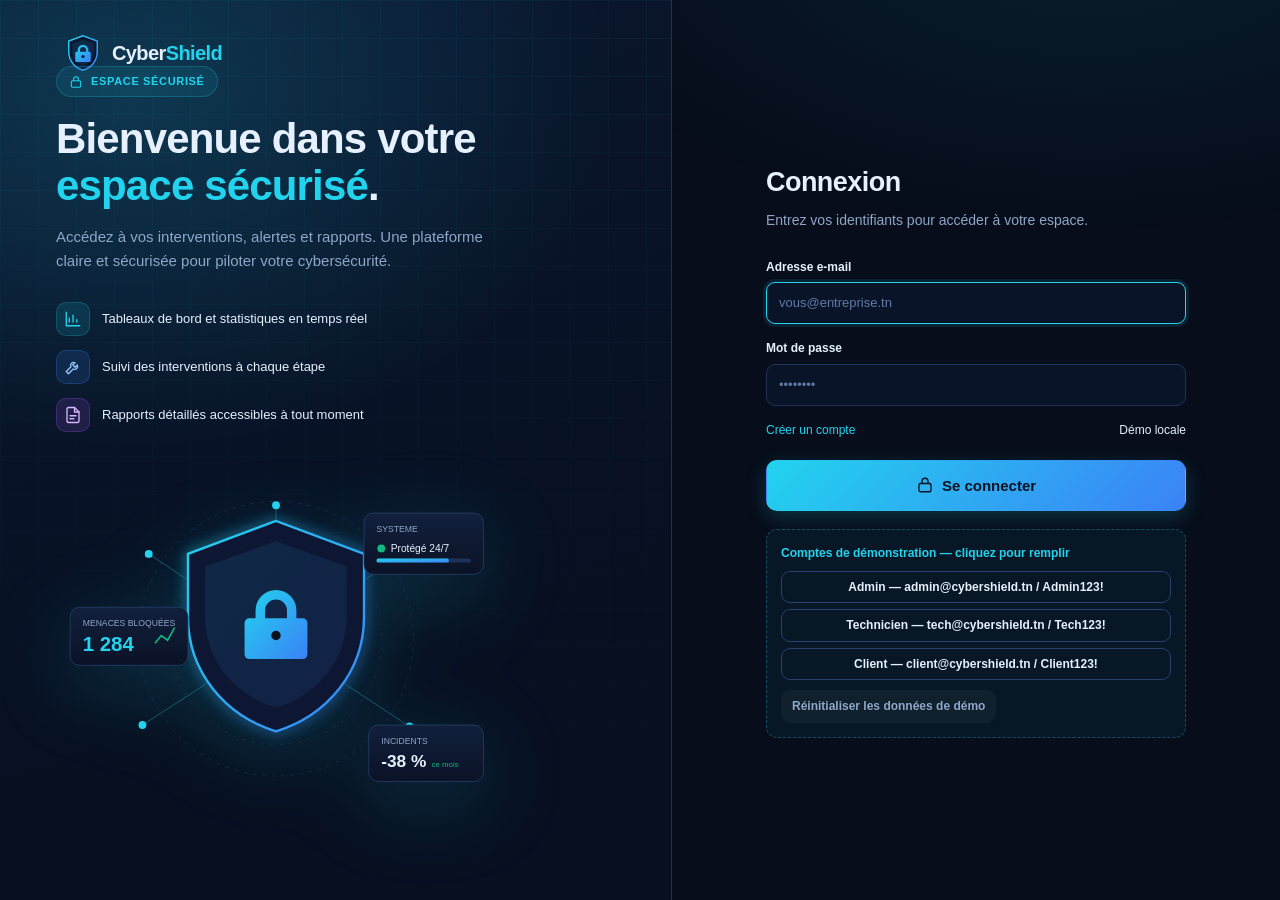
<file: revoke/demo/index.html>
<!doctype html>
<html lang="fr">
<head>
    <meta charset="utf-8">
    <meta name="viewport" content="width=device-width, initial-scale=1">
    <title>CyberShield — Démo interactive</title>
    <link rel="icon" type="image/svg+xml" href="logo-mark.svg">
    <link rel="stylesheet" href="css/style.css">
</head>
<body>
    <div id="app"></div>
    <script src="js/app.js"></script>
</body>
</html>
</file>
<file: revoke/demo/css/style.css>
/* ============================================================
   CyberShield — Thème Modern Dark (navy / bleu foncé / cyan)
   ============================================================ */
:root {
    --bg: #070d1a;
    --bg-deep: #050912;
    --navy: #0a1226;
    --card: #0f1b33;
    --card-2: #12203c;
    --card-hover: #16264a;
    --border: #1e3257;
    --border-light: #27406d;
    --text: #e6f0ff;
    --muted: #8fa6c8;
    --muted-2: #5f7aa6;
    --cyan: #22d3ee;
    --cyan-dark: #0891b2;
    --blue: #3b82f6;
    --purple: #a855f7;
    --success: #10b981;
    --warning: #f59e0b;
    --danger: #ef4444;
    --radius: 14px;
    --radius-sm: 9px;
    --shadow: 0 10px 30px rgba(0, 0, 0, .28);
    --sidebar-w: 258px;
}

* { box-sizing: border-box; }
html { scroll-behavior: smooth; }
body {
    margin: 0;
    background: var(--bg);
    color: var(--text);
    font-family: Inter, -apple-system, BlinkMacSystemFont, "Segoe UI", Roboto, Arial, sans-serif;
    font-size: 14px;
    line-height: 1.55;
    -webkit-font-smoothing: antialiased;
}
body::before {
    content: "";
    position: fixed;
    inset: 0;
    pointer-events: none;
    z-index: 0;
    background:
        radial-gradient(900px 500px at 85% -10%, rgba(34, 211, 238, .09), transparent 65%),
        radial-gradient(700px 500px at -10% 100%, rgba(59, 130, 246, .08), transparent 60%);
}
a { color: var(--cyan); text-decoration: none; }
a:hover { color: #67e8f9; }
h1, h2, h3, h4 { margin: 0; font-weight: 700; letter-spacing: -.02em; }
h1 { font-size: 26px; }
h2 { font-size: 19px; }
h3 { font-size: 16px; }
p { margin: 0 0 12px; }
small { font-size: 12px; }
.icon { flex: none; vertical-align: middle; }
.muted { color: var(--muted); }
.text-cyan { color: var(--cyan); }
.center { text-align: center; }
.right { text-align: right; }
.nowrap { white-space: nowrap; }

/* ---------- Buttons ---------- */
.btn {
    display: inline-flex; align-items: center; justify-content: center; gap: 8px;
    padding: 10px 16px; border-radius: var(--radius-sm); border: 1px solid transparent;
    font: inherit; font-size: 13px; font-weight: 650; cursor: pointer;
    transition: .18s ease; white-space: nowrap;
}
.btn:hover { transform: translateY(-1px); }
.btn-primary { background: linear-gradient(135deg, var(--cyan), var(--blue)); color: #06121f; box-shadow: 0 6px 20px rgba(34, 211, 238, .2); }
.btn-primary:hover { filter: brightness(1.1); color: #06121f; }
.btn-outline { background: transparent; border-color: var(--border-light); color: var(--text); }
.btn-outline:hover { border-color: var(--cyan); color: var(--cyan); background: rgba(34, 211, 238, .06); }
.btn-ghost { background: rgba(255, 255, 255, .04); color: var(--muted); }
.btn-ghost:hover { color: var(--text); background: rgba(255, 255, 255, .08); }
.btn-danger { background: rgba(239, 68, 68, .12); color: #fca5a5; border-color: rgba(239, 68, 68, .28); }
.btn-danger:hover { background: rgba(239, 68, 68, .22); color: #fecaca; }
.btn-sm { padding: 6px 10px; font-size: 12px; }
.btn-lg { padding: 13px 24px; font-size: 15px; border-radius: 11px; }
.btn-block { width: 100%; }
.btn-icon { padding: 7px; border-radius: 8px; background: transparent; border: 1px solid var(--border); color: var(--muted); cursor: pointer; display: inline-flex; }
.btn-icon:hover { color: var(--cyan); border-color: var(--cyan); }
.btn-icon.danger:hover { color: #fca5a5; border-color: var(--danger); }

/* ---------- Layout applicatif ---------- */
.app { display: flex; min-height: 100vh; position: relative; z-index: 1; }
.sidebar {
    width: var(--sidebar-w); flex: none; position: fixed; inset: 0 auto 0 0;
    background: linear-gradient(180deg, #091326, #070d1a);
    border-right: 1px solid var(--border);
    display: flex; flex-direction: column; padding: 22px 14px; z-index: 50;
    overflow-y: auto;
}
.brand { display: flex; align-items: center; gap: 10px; padding: 2px 8px 24px; color: var(--text); font-size: 20px; font-weight: 800; letter-spacing: -.03em; }
.brand:hover { color: var(--text); }
.brand span span { color: var(--cyan); }
.sidebar-label { color: var(--muted-2); font-size: 10px; font-weight: 700; letter-spacing: .12em; padding: 14px 12px 8px; }
.side-nav { display: flex; flex-direction: column; gap: 3px; }
.side-nav a {
    display: flex; align-items: center; gap: 12px; padding: 10px 12px;
    color: var(--muted); border-radius: 9px; font-weight: 550; font-size: 13px;
    border: 1px solid transparent; transition: .15s;
}
.side-nav a:hover { color: var(--text); background: rgba(255, 255, 255, .04); }
.side-nav a.active {
    color: var(--cyan); background: linear-gradient(90deg, rgba(34, 211, 238, .14), rgba(34, 211, 238, .02));
    border-color: rgba(34, 211, 238, .18);
}
.sidebar-user {
    margin-top: auto; display: flex; align-items: center; gap: 10px;
    padding: 12px; border-radius: 11px; background: var(--card); border: 1px solid var(--border);
}
.sidebar-user strong { display: block; font-size: 12px; }
.sidebar-user small { color: var(--muted); }
.avatar {
    width: 38px; height: 38px; flex: none; border-radius: 10px; display: grid; place-items: center;
    background: linear-gradient(135deg, rgba(34, 211, 238, .22), rgba(59, 130, 246, .25));
    color: var(--cyan); font-weight: 800; font-size: 13px; border: 1px solid rgba(34, 211, 238, .25);
}
.avatar-sm { width: 32px; height: 32px; font-size: 11px; border-radius: 8px; }

.main { flex: 1; margin-left: var(--sidebar-w); min-width: 0; }
.topbar {
    height: 76px; position: sticky; top: 0; z-index: 30;
    display: flex; align-items: center; gap: 18px; padding: 0 32px;
    background: rgba(7, 13, 26, .86); backdrop-filter: blur(14px);
    border-bottom: 1px solid var(--border);
}
.topbar-title h1 { font-size: 20px; }
.topbar-title p { margin: 0; font-size: 12px; color: var(--muted); }
.topbar-right { margin-left: auto; display: flex; align-items: center; gap: 14px; }
.icon-btn { position: relative; color: var(--muted); padding: 8px; border-radius: 9px; display: inline-flex; border: 1px solid var(--border); }
.icon-btn:hover { color: var(--cyan); border-color: var(--cyan); }
.dot { position: absolute; top: -6px; right: -6px; min-width: 17px; height: 17px; padding: 0 4px; border-radius: 9px; background: var(--danger); color: #fff; font-size: 10px; font-weight: 700; display: grid; place-items: center; }
.user-chip { display: flex; align-items: center; gap: 9px; padding-left: 14px; border-left: 1px solid var(--border); }
.user-chip-text strong { display: block; font-size: 12px; line-height: 1.2; }
.user-chip-text small { color: var(--cyan); }
.menu-toggle { display: none; background: transparent; border: 0; color: var(--text); cursor: pointer; }
.content { padding: 28px 32px 48px; }

/* ---------- Cartes & panneaux ---------- */
.panel {
    background: linear-gradient(160deg, var(--card), #0c172d);
    border: 1px solid var(--border); border-radius: var(--radius);
    box-shadow: var(--shadow); margin-bottom: 22px; overflow: hidden;
}
.panel-head {
    display: flex; align-items: center; justify-content: space-between; gap: 14px;
    padding: 17px 20px; border-bottom: 1px solid var(--border);
}
.panel-head h2 { font-size: 15px; display: flex; align-items: center; gap: 9px; }
.panel-head h2 .icon { color: var(--cyan); }
.panel-body { padding: 20px; }
.panel-foot { padding: 12px 20px; border-top: 1px solid var(--border); color: var(--muted); font-size: 12px; }

.grid { display: grid; gap: 18px; }
.grid-2 { grid-template-columns: repeat(2, minmax(0, 1fr)); }
.grid-3 { grid-template-columns: repeat(3, minmax(0, 1fr)); }
.grid-4 { grid-template-columns: repeat(4, minmax(0, 1fr)); }

.stat-card {
    position: relative; background: linear-gradient(160deg, var(--card), #0b162c);
    border: 1px solid var(--border); border-radius: var(--radius); padding: 18px 20px;
    overflow: hidden; box-shadow: var(--shadow);
}
.stat-card::after { content: ""; position: absolute; right: -20px; top: -20px; width: 110px; height: 110px; border-radius: 50%; background: radial-gradient(circle, rgba(34,211,238,.12), transparent 70%); }
.stat-card .stat-top { display: flex; justify-content: space-between; align-items: flex-start; }
.stat-card .stat-label { color: var(--muted); font-size: 12px; font-weight: 600; }
.stat-card .stat-value { font-size: 30px; font-weight: 800; letter-spacing: -.03em; margin: 8px 0 2px; }
.stat-card .stat-foot { font-size: 11px; color: var(--muted-2); }
.stat-icon { width: 38px; height: 38px; border-radius: 10px; display: grid; place-items: center; background: rgba(34, 211, 238, .12); color: var(--cyan); border: 1px solid rgba(34, 211, 238, .2); }
.stat-icon.blue { background: rgba(59, 130, 246, .14); color: #93c5fd; border-color: rgba(59,130,246,.25); }
.stat-icon.warn { background: rgba(245, 158, 11, .14); color: #fcd34d; border-color: rgba(245,158,11,.25); }
.stat-icon.red { background: rgba(239, 68, 68, .14); color: #fca5a5; border-color: rgba(239,68,68,.25); }
.stat-icon.purple { background: rgba(168, 85, 247, .14); color: #d8b4fe; border-color: rgba(168,85,247,.25); }

.page-head { display: flex; align-items: center; justify-content: space-between; gap: 16px; margin-bottom: 22px; flex-wrap: wrap; }
.page-head h2 { font-size: 19px; }
.page-head p { margin: 2px 0 0; color: var(--muted); font-size: 12px; }
.page-actions { display: flex; gap: 8px; align-items: center; flex-wrap: wrap; }

/* ---------- Tableaux ---------- */
.table-wrap { width: 100%; overflow-x: auto; }
.table { width: 100%; border-collapse: collapse; font-size: 13px; }
.table th {
    text-align: left; padding: 11px 16px; color: var(--muted); font-size: 11px;
    text-transform: uppercase; letter-spacing: .06em; font-weight: 700;
    background: rgba(255, 255, 255, .02); border-bottom: 1px solid var(--border); white-space: nowrap;
}
.table td { padding: 12px 16px; border-bottom: 1px solid rgba(30, 50, 87, .6); vertical-align: middle; }
.table tbody tr:hover { background: rgba(34, 211, 238, .035); }
.table tbody tr:last-child td { border-bottom: 0; }
.table .cell-main { font-weight: 600; color: var(--text); }
.table .cell-sub { color: var(--muted); font-size: 11px; }
.table .actions { display: flex; gap: 6px; }
.empty { text-align: center; padding: 42px 20px; color: var(--muted); }
.empty .icon { color: var(--muted-2); margin-bottom: 8px; }

/* ---------- Badges ---------- */
.badge { display: inline-flex; align-items: center; gap: 5px; padding: 3px 9px; border-radius: 20px; font-size: 11px; font-weight: 650; white-space: nowrap; }
.badge::before { content: ""; width: 6px; height: 6px; border-radius: 50%; background: currentColor; }
.badge-success { color: #34d399; background: rgba(16, 185, 129, .12); }
.badge-info { color: #7dd3fc; background: rgba(59, 130, 246, .14); }
.badge-warning { color: #fbbf24; background: rgba(245, 158, 11, .13); }
.badge-danger { color: #f87171; background: rgba(239, 68, 68, .13); }
.badge-purple { color: #c084fc; background: rgba(168, 85, 247, .13); }
.badge-muted { color: #94a3b8; background: rgba(148, 163, 184, .12); }

/* ---------- Formulaires ---------- */
.field { margin-bottom: 15px; }
.field label { display: block; margin-bottom: 6px; color: var(--muted); font-size: 12px; font-weight: 650; }
.field label .req { color: var(--danger); }
.input, .select, textarea.input {
    width: 100%; padding: 10px 12px; border-radius: var(--radius-sm);
    background: #0a1428; border: 1px solid var(--border); color: var(--text);
    font: inherit; font-size: 13px; outline: none; transition: .15s;
}
.input:focus, .select:focus, textarea.input:focus { border-color: var(--cyan); box-shadow: 0 0 0 3px rgba(34, 211, 238, .1); }
.input::placeholder { color: var(--muted-2); }
textarea.input { min-height: 92px; resize: vertical; }
.select { appearance: none; background-image: url("data:image/svg+xml,%3Csvg xmlns='http://www.w3.org/2000/svg' width='16' height='16' viewBox='0 0 24 24' fill='none' stroke='%238fa6c8' stroke-width='2'%3E%3Cpath d='m6 9 6 6 6-6'/%3E%3C/svg%3E"); background-repeat: no-repeat; background-position: right 10px center; padding-right: 32px; }
.form-grid { display: grid; grid-template-columns: repeat(2, minmax(0, 1fr)); gap: 0 16px; }
.form-grid .full { grid-column: 1 / -1; }
.form-actions { display: flex; gap: 8px; justify-content: flex-end; margin-top: 8px; padding-top: 16px; border-top: 1px solid var(--border); }
.hint { color: var(--muted-2); font-size: 11px; margin-top: 5px; }

.search-box { position: relative; display: flex; align-items: center; }
.search-box .icon { position: absolute; left: 11px; color: var(--muted); pointer-events: none; }
.search-box .input { padding-left: 36px; width: 240px; }

/* ---------- Flash ---------- */
.flash {
    display: flex; align-items: center; gap: 10px; padding: 12px 16px; margin-bottom: 18px;
    border-radius: 10px; font-size: 13px; border: 1px solid;
}
.flash-success { background: rgba(16, 185, 129, .1); border-color: rgba(16, 185, 129, .3); color: #6ee7b7; }
.flash-danger { background: rgba(239, 68, 68, .1); border-color: rgba(239, 68, 68, .3); color: #fca5a5; }
.flash button { margin-left: auto; background: none; border: 0; color: inherit; font-size: 18px; cursor: pointer; line-height: 1; }

/* ---------- Graphiques ---------- */
.chart { width: 100%; height: auto; max-height: 230px; }
.donut-wrap { display: flex; align-items: center; gap: 20px; flex-wrap: wrap; }
.donut { width: 170px; height: 170px; flex: none; }
.legend { list-style: none; margin: 0; padding: 0; display: flex; flex-direction: column; gap: 8px; font-size: 12px; color: var(--muted); min-width: 140px; }
.legend li { display: flex; align-items: center; gap: 8px; }
.legend li span { width: 9px; height: 9px; border-radius: 3px; flex: none; }
.legend li b { margin-left: auto; color: var(--text); }

/* ---------- Login / Register ---------- */
.auth-shell { min-height: 100vh; display: grid; grid-template-columns: 1.05fr .95fr; position: relative; z-index: 1; }
.auth-visual {
    position: relative; overflow: hidden; padding: 46px 56px;
    background: radial-gradient(800px 600px at 20% 10%, rgba(34, 211, 238, .18), transparent 60%), linear-gradient(160deg, #0a1730, #071021 70%);
    border-right: 1px solid var(--border); display: flex; flex-direction: column; justify-content: center;
}
.auth-visual::after { content: ""; position: absolute; inset: 0; background-image: linear-gradient(rgba(34,211,238,.045) 1px, transparent 1px), linear-gradient(90deg, rgba(34,211,238,.045) 1px, transparent 1px); background-size: 38px 38px; mask-image: linear-gradient(to bottom, #000, transparent); }
.auth-visual .brand { position: absolute; top: 32px; left: 56px; z-index: 2; }
.auth-visual-content { position: relative; z-index: 2; max-width: 520px; }
.auth-visual h1 { font-size: 42px; line-height: 1.12; margin: 18px 0 16px; }
.auth-visual h1 em { color: var(--cyan); font-style: normal; }
.auth-visual p { color: var(--muted); font-size: 15px; max-width: 440px; }
.auth-features { margin-top: 30px; display: grid; gap: 14px; }
.auth-feature { display: flex; align-items: center; gap: 12px; color: var(--text); font-size: 13px; }
.auth-feature .stat-icon { width: 34px; height: 34px; }
.auth-hero-img { width: 100%; max-width: 440px; margin-top: 34px; filter: drop-shadow(0 20px 40px rgba(34,211,238,.18)); }
.auth-form-side { display: flex; align-items: center; justify-content: center; padding: 40px 28px; }
.auth-card { width: 100%; max-width: 420px; }
.auth-card h2 { font-size: 27px; margin-bottom: 6px; }
.auth-card .sub { color: var(--muted); margin-bottom: 26px; }
.auth-card .field label { color: var(--text); }
.auth-links { display: flex; justify-content: space-between; margin: 6px 0 20px; font-size: 12px; }
.role-pick { display: grid; grid-template-columns: repeat(3, 1fr); gap: 8px; margin-bottom: 18px; }
.role-opt { cursor: pointer; }
.role-opt input { position: absolute; opacity: 0; }
.role-opt div { padding: 12px 6px; text-align: center; border: 1px solid var(--border); border-radius: 10px; color: var(--muted); font-size: 12px; transition: .15s; }
.role-opt input:checked + div { border-color: var(--cyan); color: var(--cyan); background: rgba(34, 211, 238, .09); }
.demo-box { margin-top: 18px; padding: 14px; border-radius: 11px; background: rgba(34, 211, 238, .05); border: 1px dashed rgba(34, 211, 238, .3); font-size: 12px; color: var(--muted); }
.demo-box strong { color: var(--cyan); display: block; margin-bottom: 7px; }
.demo-box code { color: var(--text); background: rgba(255,255,255,.05); padding: 1px 5px; border-radius: 4px; }

/* ---------- Landing page ---------- */
.public-nav { display: flex; align-items: center; gap: 28px; max-width: 1200px; margin: 0 auto; padding: 22px 28px; position: relative; z-index: 5; }
.public-nav .brand { padding: 0; font-size: 21px; }
.public-nav .links { display: flex; gap: 26px; margin-left: auto; }
.public-nav .links a { color: var(--muted); font-size: 13px; font-weight: 600; }
.public-nav .links a:hover { color: var(--cyan); }
.public-nav .nav-actions { display: flex; gap: 8px; }
.hero { max-width: 1200px; margin: 0 auto; padding: 70px 28px 90px; display: grid; grid-template-columns: 1.1fr .9fr; gap: 50px; align-items: center; position: relative; z-index: 1; }
.hero-tag { display: inline-flex; align-items: center; gap: 8px; padding: 6px 12px; border-radius: 20px; background: rgba(34, 211, 238, .09); border: 1px solid rgba(34, 211, 238, .22); color: var(--cyan); font-size: 11px; font-weight: 700; letter-spacing: .06em; }
.hero h1 { font-size: 54px; line-height: 1.08; margin: 20px 0 18px; }
.hero h1 em { color: var(--cyan); font-style: normal; }
.hero p.lead { color: var(--muted); font-size: 16px; max-width: 540px; }
.hero-cta { display: flex; gap: 12px; margin-top: 28px; flex-wrap: wrap; }
.hero-art { position: relative; }
.hero-art img { width: 100%; filter: drop-shadow(0 30px 60px rgba(0, 0, 0, .5)); }
.hero-art::before { content: ""; position: absolute; inset: 10% 5%; background: radial-gradient(circle, rgba(34,211,238,.16), transparent 65%); filter: blur(30px); }
.section { max-width: 1200px; margin: 0 auto; padding: 60px 28px; position: relative; z-index: 1; }
.section-head { text-align: center; max-width: 620px; margin: 0 auto 38px; }
.section-head .eyebrow { color: var(--cyan); font-size: 11px; font-weight: 800; letter-spacing: .16em; text-transform: uppercase; }
.section-head h2 { font-size: 32px; margin: 10px 0; }
.section-head p { color: var(--muted); }
.service-card { background: linear-gradient(160deg, var(--card), #0b162b); border: 1px solid var(--border); border-radius: var(--radius); padding: 24px; transition: .2s; }
.service-card:hover { transform: translateY(-4px); border-color: rgba(34, 211, 238, .4); box-shadow: 0 16px 40px rgba(0, 0, 0, .35); }
.service-card .stat-icon { width: 46px; height: 46px; margin-bottom: 16px; }
.service-card h3 { margin-bottom: 8px; }
.service-card p { color: var(--muted); font-size: 13px; margin-bottom: 12px; }
.service-card .price { color: var(--cyan); font-weight: 700; font-size: 13px; }
.cta-band { margin: 40px auto 80px; max-width: 1144px; border-radius: 18px; padding: 44px; text-align: center; background: linear-gradient(120deg, rgba(34,211,238,.14), rgba(59,130,246,.12)), var(--card); border: 1px solid rgba(34,211,238,.25); }
.cta-band h2 { font-size: 28px; margin-bottom: 10px; }
.footer { border-top: 1px solid var(--border); padding: 30px 28px; text-align: center; color: var(--muted-2); font-size: 12px; position: relative; z-index: 1; }

/* ---------- Détail / notes ---------- */
.kv { display: grid; grid-template-columns: repeat(2, minmax(0, 1fr)); gap: 14px 26px; }
.kv-item { padding: 12px 0; border-bottom: 1px solid rgba(30, 50, 87, .6); }
.kv-item small { display: block; color: var(--muted); margin-bottom: 3px; }
.kv-item strong { font-size: 14px; }
.timeline { list-style: none; padding: 0; margin: 0; }
.timeline li { position: relative; padding: 0 0 22px 28px; border-left: 2px solid var(--border); }
.timeline li::before { content: ""; position: absolute; left: -7px; top: 2px; width: 12px; height: 12px; border-radius: 50%; background: var(--cyan); box-shadow: 0 0 0 4px rgba(34,211,238,.12); }
.timeline li:last-child { border-color: transparent; }
.timeline strong { display: block; font-size: 13px; }
.timeline small { color: var(--muted); }

/* ---------- Responsive ---------- */
@media (max-width: 1050px) {
    .grid-4 { grid-template-columns: repeat(2, minmax(0, 1fr)); }
    .hero h1 { font-size: 42px; }
}
@media (max-width: 900px) {
    .sidebar { transform: translateX(-100%); transition: transform .22s; }
    .sidebar.open { transform: translateX(0); }
    .main { margin-left: 0; }
    .menu-toggle { display: inline-flex; }
    .grid-3, .grid-2, .form-grid, .kv, .hero { grid-template-columns: 1fr; }
    .auth-shell { grid-template-columns: 1fr; }
    .auth-visual { display: none; }
    .public-nav .links { display: none; }
    .content, .topbar { padding-left: 18px; padding-right: 18px; }
}
@media (max-width: 560px) {
    .grid-4 { grid-template-columns: 1fr; }
    .hero h1 { font-size: 34px; }
    .search-box .input { width: 100%; }
    .user-chip-text { display: none; }
}
</file>
